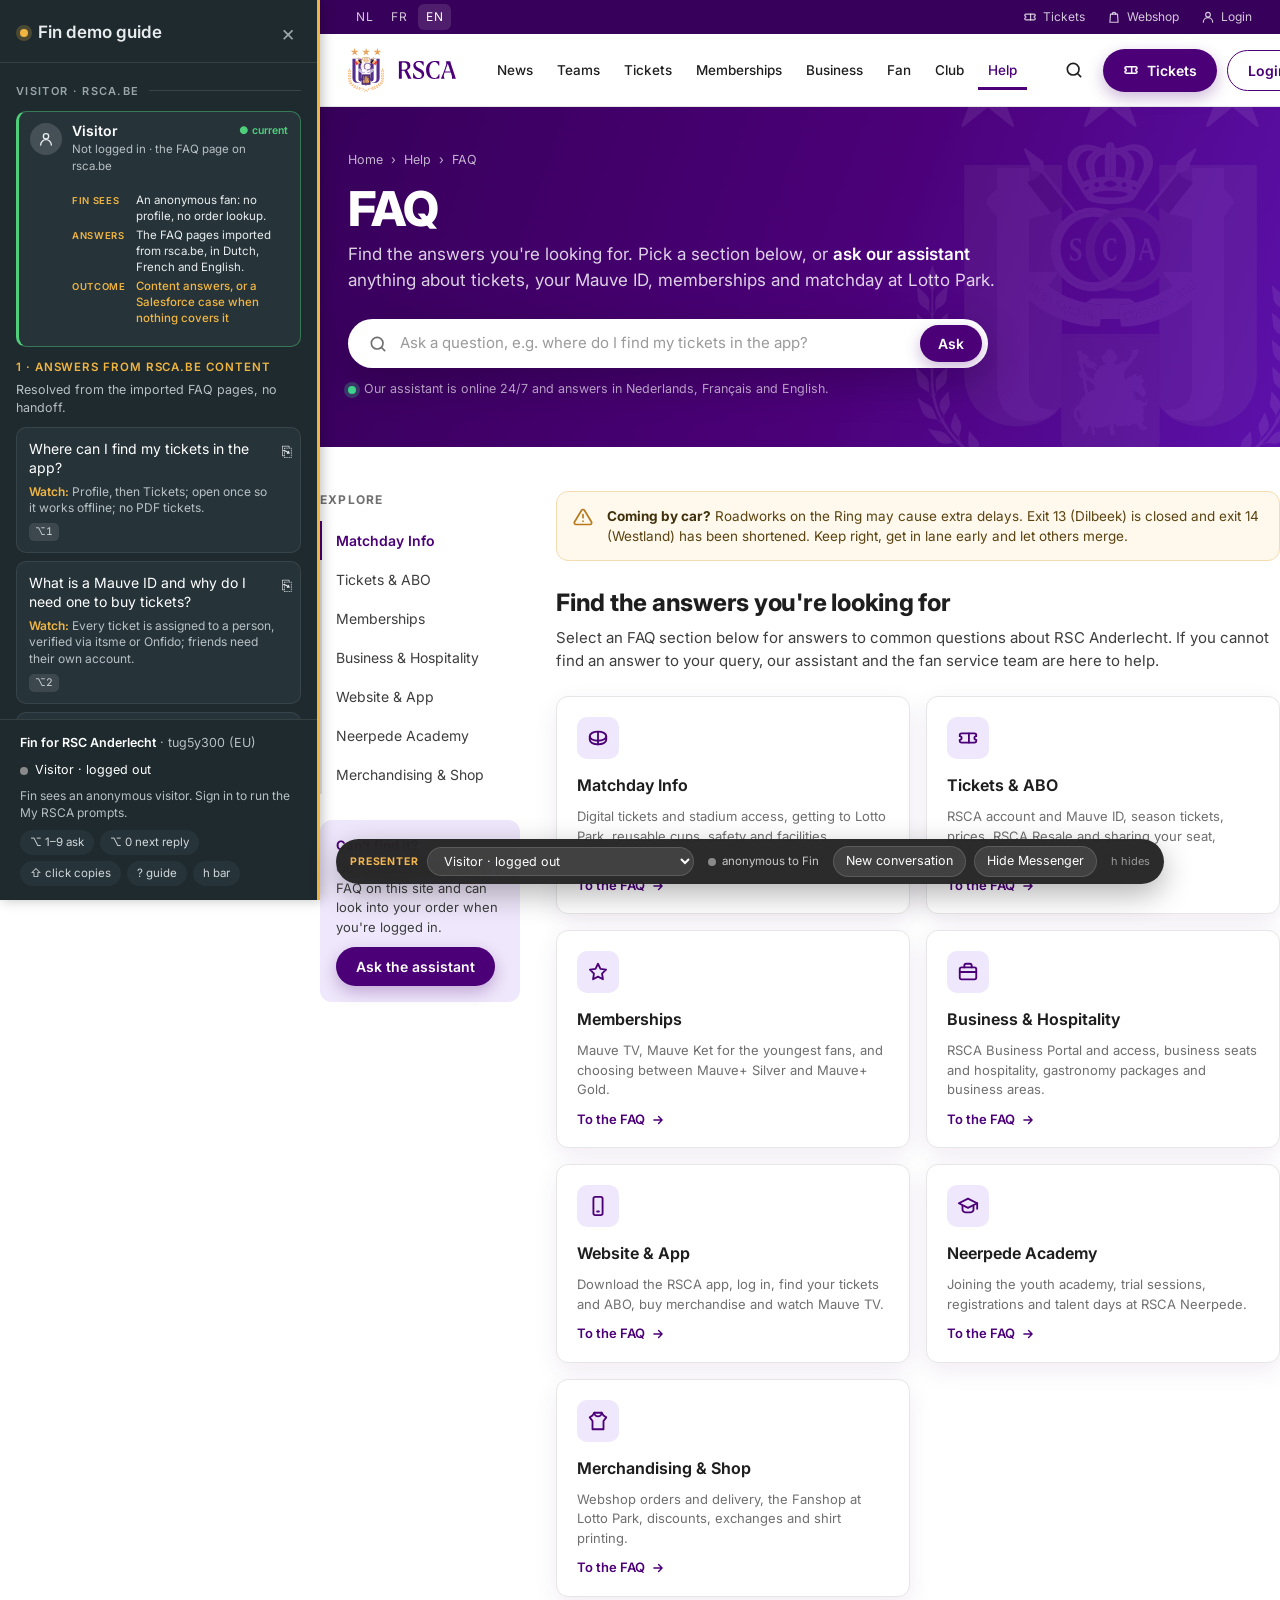
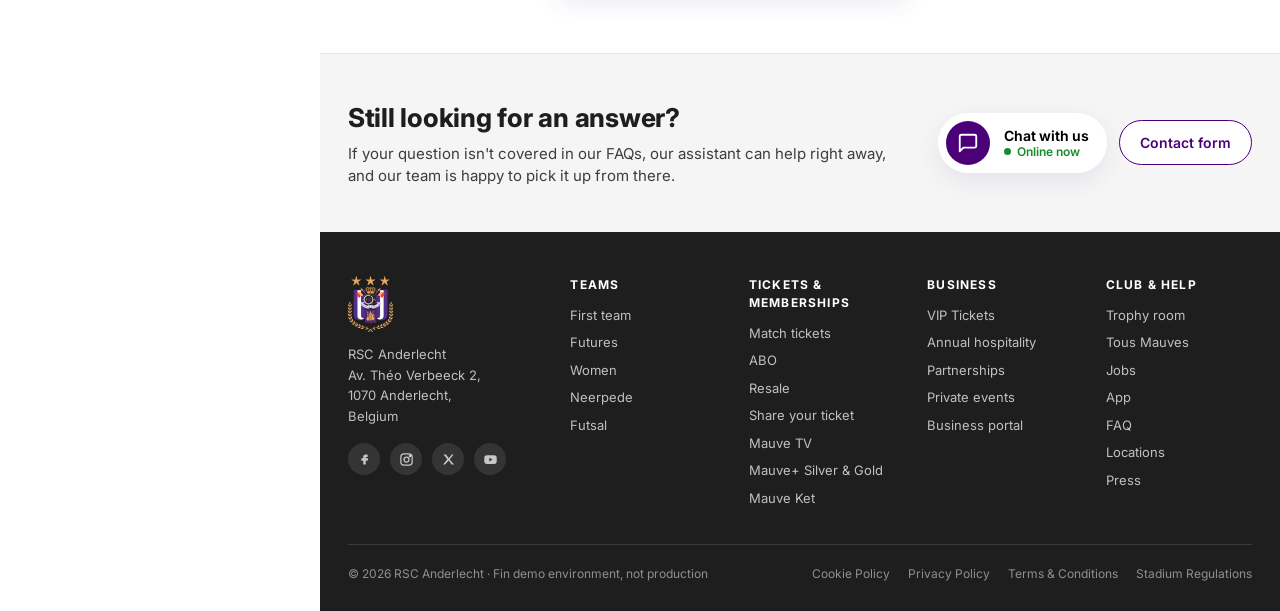
<file: index.html>
<!doctype html>
<html lang="en">
<head>
<meta charset="utf-8">
<meta name="viewport" content="width=device-width, initial-scale=1">
<title>FAQ | RSC Anderlecht</title>
<link rel="icon" href="assets/crest.svg">
<link rel="preconnect" href="https://fonts.googleapis.com">
<link rel="preconnect" href="https://fonts.gstatic.com" crossorigin>
<link href="https://fonts.googleapis.com/css2?family=Inter:wght@400;500;600;700;800&display=swap" rel="stylesheet">
<link rel="stylesheet" href="assets/rsca.css?v=20261106">
</head>
<body>

<div class="utility">
  <div class="wrap">
    <div class="langs" id="langs">
      <button type="button" data-lang="nl">nl</button>
      <button type="button" data-lang="fr">fr</button>
      <button type="button" data-lang="en" class="active">en</button>
    </div>
    <div class="links">
      <a href="#" onclick="return false"><svg viewBox="0 0 24 24" fill="none" stroke="currentColor" stroke-width="2" stroke-linecap="round" stroke-linejoin="round"><path d="M3 9a2 2 0 0 1 2-2h14a2 2 0 0 1 2 2v1a2 2 0 0 0 0 4v1a2 2 0 0 1-2 2H5a2 2 0 0 1-2-2v-1a2 2 0 0 0 0-4z"/><path d="M13 7v10"/></svg><span>Tickets</span></a>
      <a href="#" onclick="return false"><svg viewBox="0 0 24 24" fill="none" stroke="currentColor" stroke-width="2" stroke-linecap="round" stroke-linejoin="round"><path d="M6 7h12l1 14H5z"/><path d="M9 7a3 3 0 0 1 6 0"/></svg><span>Webshop</span></a>
      <a href="#" id="utility-login"><svg viewBox="0 0 24 24" fill="none" stroke="currentColor" stroke-width="2" stroke-linecap="round" stroke-linejoin="round"><circle cx="12" cy="8" r="4"/><path d="M4 21a8 8 0 0 1 16 0"/></svg><span id="utility-login-label">Login</span></a>
    </div>
  </div>
</div>

<header class="header">
  <div class="wrap">
    <a class="brand" href="index.html" aria-label="RSC Anderlecht">
      <img src="assets/crest.svg" alt="">
      <span class="wordmark" data-wordmark></span>
    </a>
    <nav class="nav" aria-label="Main">
      <a href="#" onclick="return false">News</a>
      <a href="#" onclick="return false">Teams</a>
      <a href="#" onclick="return false">Tickets</a>
      <a href="#" onclick="return false">Memberships</a>
      <a href="#" onclick="return false">Business</a>
      <a href="#" onclick="return false">Fan</a>
      <a href="#" onclick="return false">Club</a>
      <a href="#" class="active" onclick="return false">Help</a>
    </nav>
    <div class="header-actions">
      <button class="icon-btn" type="button" aria-label="Search" id="search-icon"><svg viewBox="0 0 24 24" fill="none" stroke="currentColor" stroke-width="2" stroke-linecap="round" stroke-linejoin="round"><circle cx="11" cy="11" r="7"/><path d="m20 20-3.5-3.5"/></svg></button>
      <a class="btn btn-primary" href="#" onclick="return false"><svg viewBox="0 0 24 24" fill="none" stroke="currentColor" stroke-width="2.2" stroke-linecap="round" stroke-linejoin="round"><path d="M3 9a2 2 0 0 1 2-2h14a2 2 0 0 1 2 2v1a2 2 0 0 0 0 4v1a2 2 0 0 1-2 2H5a2 2 0 0 1-2-2v-1a2 2 0 0 0 0-4z"/><path d="M13 7v10"/></svg>Tickets</a>
      <button class="btn btn-outline" type="button" id="login-btn">Login</button>
    </div>
  </div>
</header>

<section class="hero">
  <div class="wrap">
    <div class="crumbs"><a href="#" onclick="return false">Home</a><span>›</span><a href="#" onclick="return false">Help</a><span>›</span><span>FAQ</span></div>
    <h1>FAQ</h1>
    <p class="lede">Find the answers you're looking for. Pick a section below, or <b>ask our assistant</b> anything about tickets, your Mauve ID, memberships and matchday at Lotto Park.</p>
    <form class="search" id="search-form" autocomplete="off">
      <svg viewBox="0 0 24 24" fill="none" stroke="currentColor" stroke-width="2" stroke-linecap="round" stroke-linejoin="round"><circle cx="11" cy="11" r="7"/><path d="m20 20-3.5-3.5"/></svg>
      <input type="text" id="search-input" placeholder="Ask a question, e.g. where do I find my tickets in the app?" aria-label="Ask a question">
      <button class="btn btn-primary" type="submit">Ask</button>
    </form>
    <div class="hero-note"><span class="dot"></span>Our assistant is online 24/7 and answers in Nederlands, Français and English.</div>
  </div>
</section>

<main class="wrap faq-layout">
  <aside class="explore">
    <h2>Explore</h2>
    <ul>
      <li><a href="#" onclick="return false" class="active">Matchday Info</a></li>
      <li><a href="#" onclick="return false">Tickets &amp; ABO</a></li>
      <li><a href="#" onclick="return false">Memberships</a></li>
      <li><a href="#" onclick="return false">Business &amp; Hospitality</a></li>
      <li><a href="#" onclick="return false">Website &amp; App</a></li>
      <li><a href="#" onclick="return false">Neerpede Academy</a></li>
      <li><a href="#" onclick="return false">Merchandising &amp; Shop</a></li>
    </ul>
    <div class="explore-aside">
      <strong>Can't find it?</strong>
      Our assistant knows every FAQ on this site and can look into your order when you're logged in.
      <button class="btn btn-primary" type="button" data-open-messenger>Ask the assistant</button>
    </div>
  </aside>

  <div class="faq-main">
    <div class="notice">
      <svg viewBox="0 0 24 24" fill="none" stroke="currentColor" stroke-width="2" stroke-linecap="round" stroke-linejoin="round"><path d="M12 9v4"/><path d="M12 17h.01"/><path d="M10.3 3.9 1.8 18a2 2 0 0 0 1.7 3h17a2 2 0 0 0 1.7-3L13.7 3.9a2 2 0 0 0-3.4 0z"/></svg>
      <div><b>Coming by car?</b> Roadworks on the Ring may cause extra delays. Exit 13 (Dilbeek) is closed and exit 14 (Westland) has been shortened. Keep right, get in lane early and let others merge.</div>
    </div>
    <h2>Find the answers you're looking for</h2>
    <p>Select an FAQ section below for answers to common questions about RSC Anderlecht. If you cannot find an answer to your query, our assistant and the fan service team are here to help.</p>
    <div class="tiles">
      <a class="tile" style="--i:0" href="https://www.rsca.be/en/faqs/matchday-info" target="_blank" rel="noopener">
        <span class="t-icon"><svg viewBox="0 0 24 24" fill="none" stroke="currentColor" stroke-width="2" stroke-linecap="round" stroke-linejoin="round"><path d="M3 10c0-3 4-5 9-5s9 2 9 5-4 5-9 5-9-2-9-5z"/><path d="M3 10v4c0 3 4 5 9 5s9-2 9-5v-4"/><path d="M12 5v14"/></svg></span>
        <h3>Matchday Info</h3>
        <p>Digital tickets and stadium access, getting to Lotto Park, reusable cups, safety and facilities.</p>
        <span class="t-link">To the FAQ <svg viewBox="0 0 24 24" fill="none" stroke="currentColor" stroke-width="2.4" stroke-linecap="round" stroke-linejoin="round"><path d="M5 12h14M13 6l6 6-6 6"/></svg></span>
      </a>
      <a class="tile" style="--i:1" href="https://www.rsca.be/en/faqs/tickets-subscriptions" target="_blank" rel="noopener">
        <span class="t-icon"><svg viewBox="0 0 24 24" fill="none" stroke="currentColor" stroke-width="2" stroke-linecap="round" stroke-linejoin="round"><path d="M3 9a2 2 0 0 1 2-2h14a2 2 0 0 1 2 2v1a2 2 0 0 0 0 4v1a2 2 0 0 1-2 2H5a2 2 0 0 1-2-2v-1a2 2 0 0 0 0-4z"/><path d="M13 7v10"/></svg></span>
        <h3>Tickets &amp; ABO</h3>
        <p>RSCA account and Mauve ID, season tickets, prices, RSCA Resale and sharing your seat, Women, Futures and Futsal.</p>
        <span class="t-link">To the FAQ <svg viewBox="0 0 24 24" fill="none" stroke="currentColor" stroke-width="2.4" stroke-linecap="round" stroke-linejoin="round"><path d="M5 12h14M13 6l6 6-6 6"/></svg></span>
      </a>
      <a class="tile" style="--i:2" href="https://www.rsca.be/en/faqs/membership" target="_blank" rel="noopener">
        <span class="t-icon"><svg viewBox="0 0 24 24" fill="none" stroke="currentColor" stroke-width="2" stroke-linecap="round" stroke-linejoin="round"><path d="m12 3 2.7 5.6 6.1.9-4.4 4.3 1 6.1L12 17l-5.4 2.9 1-6.1L3.2 9.5l6.1-.9z"/></svg></span>
        <h3>Memberships</h3>
        <p>Mauve TV, Mauve Ket for the youngest fans, and choosing between Mauve+ Silver and Mauve+ Gold.</p>
        <span class="t-link">To the FAQ <svg viewBox="0 0 24 24" fill="none" stroke="currentColor" stroke-width="2.4" stroke-linecap="round" stroke-linejoin="round"><path d="M5 12h14M13 6l6 6-6 6"/></svg></span>
      </a>
      <a class="tile" style="--i:3" href="https://www.rsca.be/en/faqs/business-hospitality" target="_blank" rel="noopener">
        <span class="t-icon"><svg viewBox="0 0 24 24" fill="none" stroke="currentColor" stroke-width="2" stroke-linecap="round" stroke-linejoin="round"><rect x="3" y="7" width="18" height="13" rx="2"/><path d="M8 7V5a2 2 0 0 1 2-2h4a2 2 0 0 1 2 2v2"/><path d="M3 12h18"/></svg></span>
        <h3>Business &amp; Hospitality</h3>
        <p>RSCA Business Portal and access, business seats and hospitality, gastronomy packages and business areas.</p>
        <span class="t-link">To the FAQ <svg viewBox="0 0 24 24" fill="none" stroke="currentColor" stroke-width="2.4" stroke-linecap="round" stroke-linejoin="round"><path d="M5 12h14M13 6l6 6-6 6"/></svg></span>
      </a>
      <a class="tile" style="--i:4" href="https://www.rsca.be/en/faqs/website-app" target="_blank" rel="noopener">
        <span class="t-icon"><svg viewBox="0 0 24 24" fill="none" stroke="currentColor" stroke-width="2" stroke-linecap="round" stroke-linejoin="round"><rect x="7" y="2" width="10" height="20" rx="2"/><path d="M11 18h2"/></svg></span>
        <h3>Website &amp; App</h3>
        <p>Download the RSCA app, log in, find your tickets and ABO, buy merchandise and watch Mauve TV.</p>
        <span class="t-link">To the FAQ <svg viewBox="0 0 24 24" fill="none" stroke="currentColor" stroke-width="2.4" stroke-linecap="round" stroke-linejoin="round"><path d="M5 12h14M13 6l6 6-6 6"/></svg></span>
      </a>
      <a class="tile" style="--i:5" href="https://www.rsca.be/en/faqs/neerpede-academy" target="_blank" rel="noopener">
        <span class="t-icon"><svg viewBox="0 0 24 24" fill="none" stroke="currentColor" stroke-width="2" stroke-linecap="round" stroke-linejoin="round"><path d="m2 9 10-5 10 5-10 5z"/><path d="M6 11.5V16c0 1.7 2.7 3 6 3s6-1.3 6-3v-4.5"/><path d="M22 9v6"/></svg></span>
        <h3>Neerpede Academy</h3>
        <p>Joining the youth academy, trial sessions, registrations and talent days at RSCA Neerpede.</p>
        <span class="t-link">To the FAQ <svg viewBox="0 0 24 24" fill="none" stroke="currentColor" stroke-width="2.4" stroke-linecap="round" stroke-linejoin="round"><path d="M5 12h14M13 6l6 6-6 6"/></svg></span>
      </a>
      <a class="tile" style="--i:6" href="https://www.rsca.be/en/faqs/merchandising-shop" target="_blank" rel="noopener">
        <span class="t-icon"><svg viewBox="0 0 24 24" fill="none" stroke="currentColor" stroke-width="2" stroke-linecap="round" stroke-linejoin="round"><path d="M8 3h8l2 3 3 2-3 4v9H6v-9L3 8l3-2z"/><path d="M8 3a4 4 0 0 0 8 0"/></svg></span>
        <h3>Merchandising &amp; Shop</h3>
        <p>Webshop orders and delivery, the Fanshop at Lotto Park, discounts, exchanges and shirt printing.</p>
        <span class="t-link">To the FAQ <svg viewBox="0 0 24 24" fill="none" stroke="currentColor" stroke-width="2.4" stroke-linecap="round" stroke-linejoin="round"><path d="M5 12h14M13 6l6 6-6 6"/></svg></span>
      </a>
    </div>
  </div>
</main>

<section class="contact-band">
  <div class="wrap">
    <div>
      <h2>Still looking for an answer?</h2>
      <p>If your question isn't covered in our FAQs, our assistant can help right away, and our team is happy to pick it up from there.</p>
    </div>
    <div class="actions">
      <button class="contact-card" type="button" data-open-messenger>
        <span class="cc-icon"><svg viewBox="0 0 24 24" fill="none" stroke="currentColor" stroke-width="2" stroke-linecap="round" stroke-linejoin="round"><path d="M21 15a2 2 0 0 1-2 2H7l-4 4V5a2 2 0 0 1 2-2h14a2 2 0 0 1 2 2z"/></svg></span>
        <span><span class="cc-title">Chat with us</span><span class="cc-sub">Online now</span></span>
      </button>
      <a class="btn btn-outline" href="https://www.rsca.be/en/help/contact" target="_blank" rel="noopener">Contact form</a>
    </div>
  </div>
</section>

<footer class="footer">
  <div class="wrap">
    <div class="footer-top">
      <div class="addr">
        <img src="assets/crest.svg" alt="RSC Anderlecht">
        RSC Anderlecht<br>Av. Théo Verbeeck 2,<br>1070 Anderlecht,<br>Belgium
        <div class="social" aria-hidden="true">
          <span><svg viewBox="0 0 24 24" fill="currentColor"><path d="M14 8h3V4h-3c-2.8 0-4 1.8-4 4v2H7v4h3v6h4v-6h3l1-4h-4V8.5c0-.3.2-.5.5-.5z"/></svg></span>
          <span><svg viewBox="0 0 24 24" fill="none" stroke="currentColor" stroke-width="2"><rect x="3" y="3" width="18" height="18" rx="5"/><circle cx="12" cy="12" r="4"/><circle cx="17.5" cy="6.5" r="1" fill="currentColor"/></svg></span>
          <span><svg viewBox="0 0 24 24" fill="currentColor"><path d="M4 4h4l4.5 6L17 4h3l-6.2 8L21 20h-4l-4.8-6.4L6.5 20h-3l6.6-8.6z"/></svg></span>
          <span><svg viewBox="0 0 24 24" fill="currentColor"><path d="M21.6 7.2c-.2-.9-.9-1.6-1.8-1.8C18.2 5 12 5 12 5s-6.2 0-7.8.4c-.9.2-1.6.9-1.8 1.8C2 8.8 2 12 2 12s0 3.2.4 4.8c.2.9.9 1.6 1.8 1.8C5.8 19 12 19 12 19s6.2 0 7.8-.4c.9-.2 1.6-.9 1.8-1.8.4-1.6.4-4.8.4-4.8s0-3.2-.4-4.8zM10 15V9l5.2 3z"/></svg></span>
        </div>
      </div>
      <div><h4>Teams</h4><ul><li><a href="#" onclick="return false">First team</a></li><li><a href="#" onclick="return false">Futures</a></li><li><a href="#" onclick="return false">Women</a></li><li><a href="#" onclick="return false">Neerpede</a></li><li><a href="#" onclick="return false">Futsal</a></li></ul></div>
      <div><h4>Tickets &amp; Memberships</h4><ul><li><a href="#" onclick="return false">Match tickets</a></li><li><a href="#" onclick="return false">ABO</a></li><li><a href="#" onclick="return false">Resale</a></li><li><a href="#" onclick="return false">Share your ticket</a></li><li><a href="#" onclick="return false">Mauve TV</a></li><li><a href="#" onclick="return false">Mauve+ Silver &amp; Gold</a></li><li><a href="#" onclick="return false">Mauve Ket</a></li></ul></div>
      <div><h4>Business</h4><ul><li><a href="#" onclick="return false">VIP Tickets</a></li><li><a href="#" onclick="return false">Annual hospitality</a></li><li><a href="#" onclick="return false">Partnerships</a></li><li><a href="#" onclick="return false">Private events</a></li><li><a href="#" onclick="return false">Business portal</a></li></ul></div>
      <div><h4>Club &amp; Help</h4><ul><li><a href="#" onclick="return false">Trophy room</a></li><li><a href="#" onclick="return false">Tous Mauves</a></li><li><a href="#" onclick="return false">Jobs</a></li><li><a href="#" onclick="return false">App</a></li><li><a href="#" onclick="return false">FAQ</a></li><li><a href="#" onclick="return false">Locations</a></li><li><a href="#" onclick="return false">Press</a></li></ul></div>
    </div>
    <div class="footer-bottom">
      <span>© 2026 RSC Anderlecht · Fin demo environment, not production</span>
      <span class="legal"><a href="#" onclick="return false">Cookie Policy</a><a href="#" onclick="return false">Privacy Policy</a><a href="#" onclick="return false">Terms &amp; Conditions</a><a href="#" onclick="return false">Stadium Regulations</a></span>
    </div>
  </div>
</footer>

<div class="modal" id="signin-modal" role="dialog" aria-modal="true" aria-labelledby="signin-title">
  <div class="modal-dialog">
    <div class="m-head"><img src="assets/crest.svg" alt=""><h2 id="signin-title">Log in to My RSCA</h2></div>
    <p>Choose a demo fan to continue. Each one has a different ticket story for the assistant to resolve.</p>
    <div class="persona-list" id="persona-list"></div>
    <div class="modal-foot">
      <span>Real fans log in with their RSCA account via itsme.</span>
      <button class="btn btn-ghost" id="modal-close" type="button">Cancel</button>
    </div>
  </div>
</div>

<script src="persona_jwt.js"></script>
<script src="assets/app.js?v=20261106"></script>
<script src="assets/help-drawer.js?v=20261106"></script>
<script>
(function () {
  var rsca = window.rscaDemo;
  var esc = rsca.esc;

  fetch('assets/wordmark.svg').then(function (r) { return r.text(); }).then(function (svg) {
    document.querySelectorAll('[data-wordmark]').forEach(function (el) { el.innerHTML = svg; });
  }).catch(function () {});

  var list = document.getElementById('persona-list');
  Object.keys(rsca.PERSONAS).forEach(function (key) {
    var p = rsca.PERSONAS[key];
    list.insertAdjacentHTML('beforeend',
      '<button class="persona-btn" type="button" data-persona="' + key + '">' +
        '<span class="avatar">' + esc(p.initials) + '</span>' +
        '<span><span class="p-name">' + esc(p.name) + '</span>' +
        '<span class="p-sub">Mauve ID ' + esc(p.mauve_id) + ' · ' + esc(p.membership.name) + '</span>' +
        '<span class="p-story">' + esc(p.story) + '</span></span>' +
        '<span class="chev">&rsaquo;</span></button>');
  });

  var modal = document.getElementById('signin-modal');
  function openModal() { modal.classList.add('open'); }
  function closeModal() { modal.classList.remove('open'); localStorage.removeItem('rsca_pending_prompt'); }
  document.getElementById('login-btn').addEventListener('click', openModal);
  document.getElementById('utility-login').addEventListener('click', function (e) { e.preventDefault(); openModal(); });
  document.getElementById('modal-close').addEventListener('click', closeModal);
  modal.addEventListener('click', function (e) { if (e.target === modal) closeModal(); });
  document.addEventListener('keydown', function (e) { if (e.key === 'Escape') closeModal(); });
  list.addEventListener('click', function (e) {
    var b = e.target.closest('.persona-btn');
    if (b) rsca.signIn(b.dataset.persona);
  });

  var stored = rsca.currentPersona();
  if (stored) {
    var p = rsca.PERSONAS[stored];
    document.getElementById('utility-login-label').textContent = 'My RSCA · ' + p.name.split(' ')[0];
    document.getElementById('utility-login').onclick = function (e) { e.preventDefault(); location.href = 'account.html?intercomTest=true'; };
    var loginBtn = document.getElementById('login-btn');
    loginBtn.textContent = 'My RSCA';
    loginBtn.onclick = function () { location.href = 'account.html?intercomTest=true'; };
  }

  document.querySelectorAll('[data-open-messenger]').forEach(function (b) { b.addEventListener('click', rsca.show); });
  document.getElementById('search-icon').addEventListener('click', function () { document.getElementById('search-input').focus(); });
  document.getElementById('search-form').addEventListener('submit', function (e) {
    e.preventDefault();
    var q = document.getElementById('search-input').value.trim();
    if (!q) { rsca.show(); return; }
    rsca.say(q);
    document.getElementById('search-input').value = '';
  });
  document.getElementById('langs').addEventListener('click', function (e) {
    var b = e.target.closest('button'); if (!b) return;
    document.querySelectorAll('#langs button').forEach(function (x) { x.classList.toggle('active', x === b); });
  });
})();
</script>
</body>
</html>
</file>
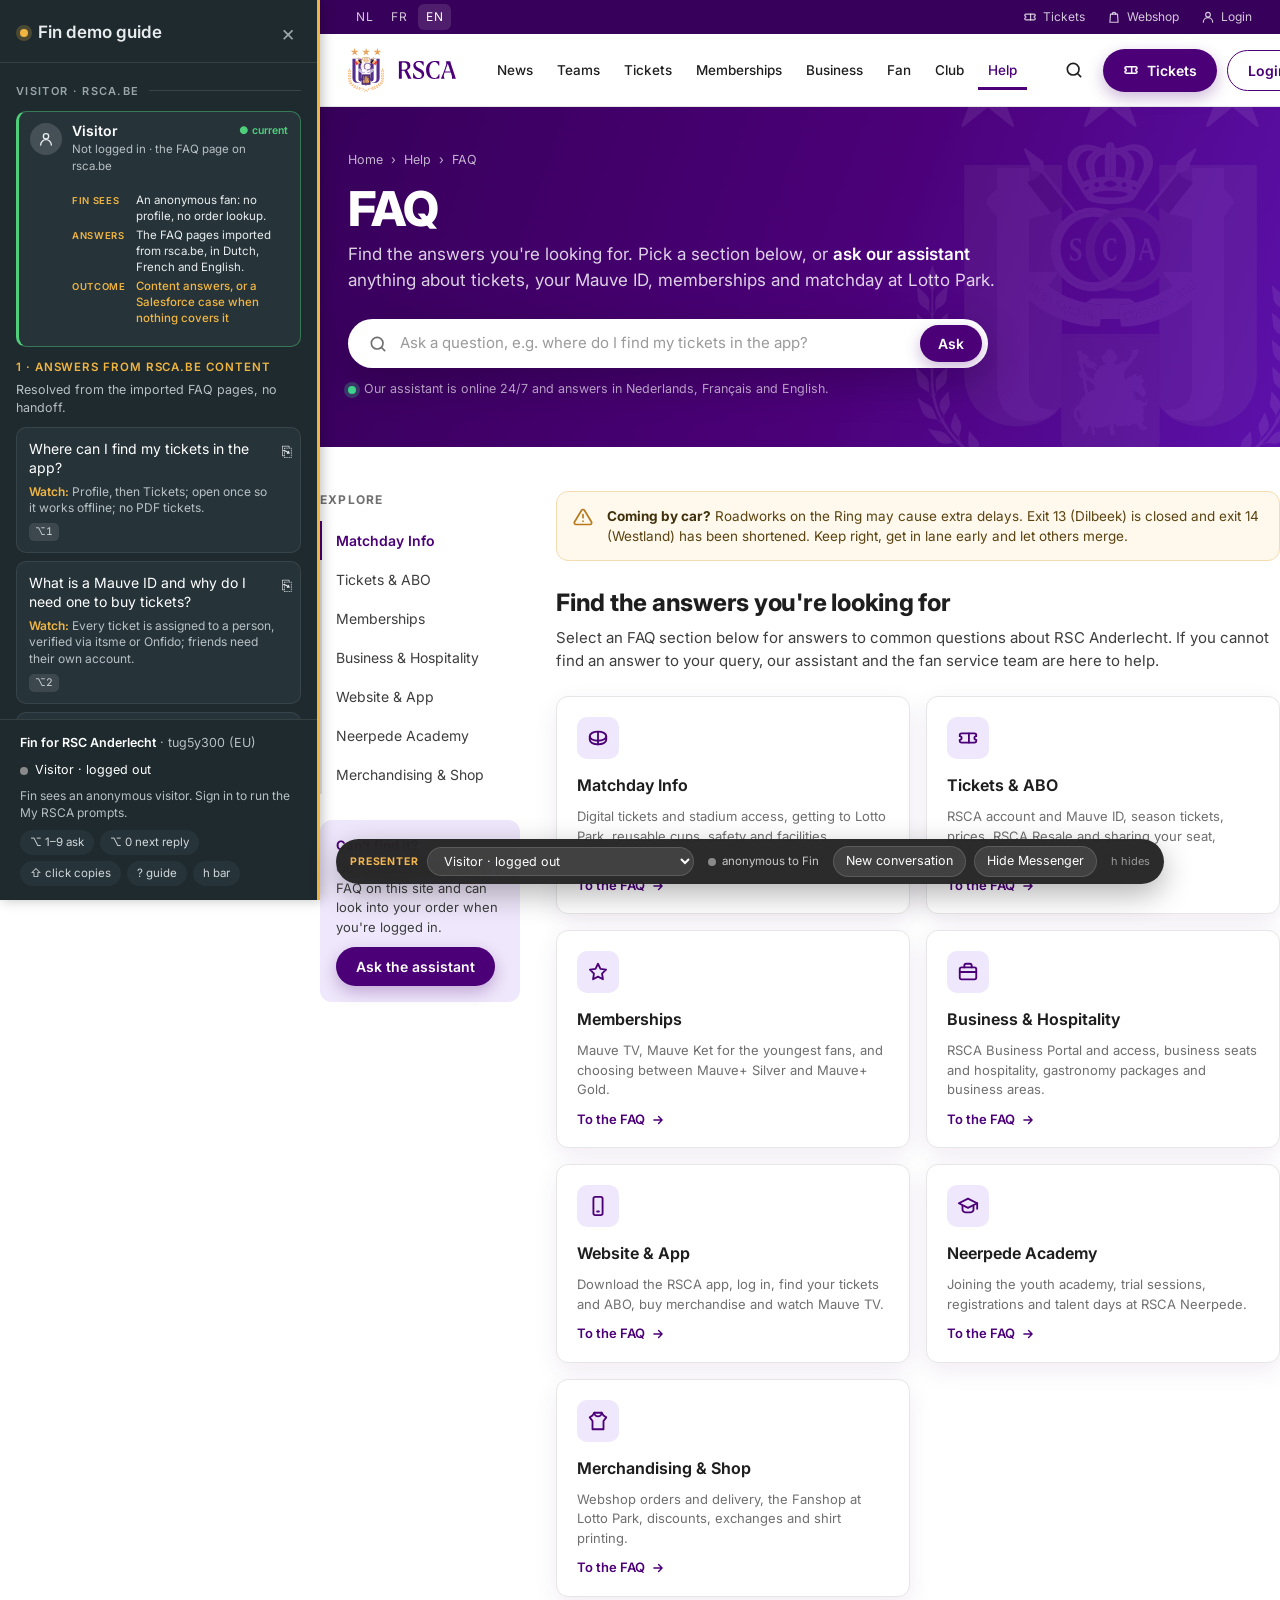
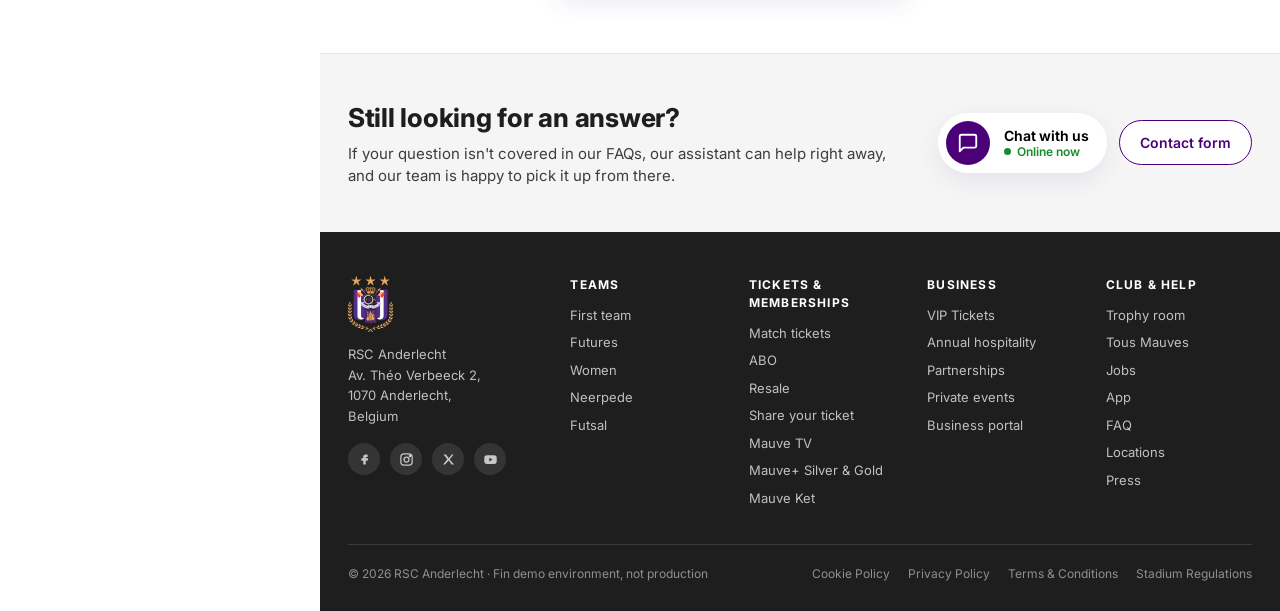
<file: account.html>
<!doctype html>
<html lang="en">
<head>
<meta charset="utf-8">
<meta name="viewport" content="width=device-width, initial-scale=1">
<title>My RSCA | RSC Anderlecht</title>
<link rel="icon" href="assets/crest.svg">
<link rel="preconnect" href="https://fonts.googleapis.com">
<link rel="preconnect" href="https://fonts.gstatic.com" crossorigin>
<link href="https://fonts.googleapis.com/css2?family=Inter:wght@400;500;600;700;800&display=swap" rel="stylesheet">
<link rel="stylesheet" href="assets/rsca.css?v=20261106">
</head>
<body>

<div class="utility">
  <div class="wrap">
    <div class="langs" id="langs">
      <button type="button" data-lang="nl">nl</button>
      <button type="button" data-lang="fr">fr</button>
      <button type="button" data-lang="en" class="active">en</button>
    </div>
    <div class="links">
      <a href="#" onclick="return false"><svg viewBox="0 0 24 24" fill="none" stroke="currentColor" stroke-width="2" stroke-linecap="round" stroke-linejoin="round"><path d="M3 9a2 2 0 0 1 2-2h14a2 2 0 0 1 2 2v1a2 2 0 0 0 0 4v1a2 2 0 0 1-2 2H5a2 2 0 0 1-2-2v-1a2 2 0 0 0 0-4z"/><path d="M13 7v10"/></svg><span>Tickets</span></a>
      <a href="#" onclick="return false"><svg viewBox="0 0 24 24" fill="none" stroke="currentColor" stroke-width="2" stroke-linecap="round" stroke-linejoin="round"><path d="M6 7h12l1 14H5z"/><path d="M9 7a3 3 0 0 1 6 0"/></svg><span>Webshop</span></a>
      <a href="#" id="utility-logout"><svg viewBox="0 0 24 24" fill="none" stroke="currentColor" stroke-width="2" stroke-linecap="round" stroke-linejoin="round"><path d="M9 21H5a2 2 0 0 1-2-2V5a2 2 0 0 1 2-2h4"/><path d="m16 17 5-5-5-5"/><path d="M21 12H9"/></svg><span>Log out</span></a>
    </div>
  </div>
</div>

<header class="header">
  <div class="wrap">
    <a class="brand" href="index.html" aria-label="RSC Anderlecht">
      <img src="assets/crest.svg" alt="">
      <span class="wordmark" data-wordmark></span>
    </a>
    <nav class="nav" aria-label="Main">
      <a href="#" onclick="return false">News</a>
      <a href="#" onclick="return false">Teams</a>
      <a href="#" onclick="return false">Tickets</a>
      <a href="#" onclick="return false">Memberships</a>
      <a href="#" onclick="return false">Business</a>
      <a href="#" onclick="return false">Fan</a>
      <a href="#" onclick="return false">Club</a>
      <a href="index.html">Help</a>
    </nav>
    <div class="header-actions">
      <div class="user-chip"><span class="avatar" id="chip-initials"></span><span><span class="u-name" id="chip-name"></span><br><span class="u-sub" id="chip-sub"></span></span></div>
      <button class="btn btn-ghost" type="button" id="logout-btn">Log out</button>
    </div>
  </div>
</header>

<section class="account-hero">
  <div class="wrap">
    <span class="avatar" id="hero-initials"></span>
    <div>
      <h1 id="hero-title"></h1>
      <div class="meta" id="hero-meta"></div>
    </div>
    <div class="hero-actions">
      <button class="btn btn-light" type="button" data-open-messenger><svg viewBox="0 0 24 24" fill="none" stroke="currentColor" stroke-width="2.2" stroke-linecap="round" stroke-linejoin="round"><path d="M21 15a2 2 0 0 1-2 2H7l-4 4V5a2 2 0 0 1 2-2h14a2 2 0 0 1 2 2z"/></svg>Ask the assistant</button>
    </div>
  </div>
</section>

<main class="wrap account-layout">
  <aside class="subnav" aria-label="My RSCA">
    <ul id="subnav"></ul>
  </aside>
  <div class="stack" id="content"></div>
</main>

<footer class="footer">
  <div class="wrap">
    <div class="footer-bottom" style="margin-top:0;padding-top:0;border:0">
      <span>© 2026 RSC Anderlecht · Fin demo environment, not production</span>
      <span class="legal"><a href="#" onclick="return false">Cookie Policy</a><a href="#" onclick="return false">Privacy Policy</a><a href="#" onclick="return false">Terms &amp; Conditions</a><a href="#" onclick="return false">Stadium Regulations</a></span>
    </div>
  </div>
</footer>

<script src="persona_jwt.js"></script>
<script src="assets/app.js?v=20261106"></script>
<script src="assets/help-drawer.js?v=20261106"></script>
<script>
(function () {
  var rsca = window.rscaDemo;
  if (!rsca) return;
  var key = rsca.currentPersona();
  if (!key) return;
  var me = rsca.PERSONAS[key];
  var esc = rsca.esc, longDate = rsca.longDate, euro = rsca.euro, timeOf = rsca.timeOf;
  var M = rsca.MATCH;

  fetch('assets/wordmark.svg').then(function (r) { return r.text(); }).then(function (svg) {
    document.querySelectorAll('[data-wordmark]').forEach(function (el) { el.innerHTML = svg; });
  }).catch(function () {});

  var ICON = {
    check: '<svg viewBox="0 0 24 24" fill="none" stroke="currentColor" stroke-width="2.4" stroke-linecap="round" stroke-linejoin="round"><path d="M12 2 4 5v6c0 5 3.4 9.4 8 11 4.6-1.6 8-6 8-11V5z"/><path d="m9 12 2 2 4-4"/></svg>',
    alert: '<svg viewBox="0 0 24 24" fill="none" stroke="currentColor" stroke-width="2" stroke-linecap="round" stroke-linejoin="round"><circle cx="12" cy="12" r="9"/><path d="M12 8v4"/><path d="M12 16h.01"/></svg>',
    ok: '<svg viewBox="0 0 24 24" fill="none" stroke="currentColor" stroke-width="2" stroke-linecap="round" stroke-linejoin="round"><circle cx="12" cy="12" r="9"/><path d="m8.5 12 2.5 2.5 4.5-5"/></svg>',
    ticket: '<svg viewBox="0 0 24 24" fill="none" stroke="currentColor" stroke-width="2" stroke-linecap="round" stroke-linejoin="round"><path d="M3 9a2 2 0 0 1 2-2h14a2 2 0 0 1 2 2v1a2 2 0 0 0 0 4v1a2 2 0 0 1-2 2H5a2 2 0 0 1-2-2v-1a2 2 0 0 0 0-4z"/><path d="M13 7v10"/></svg>',
    user: '<svg viewBox="0 0 24 24" fill="none" stroke="currentColor" stroke-width="2" stroke-linecap="round" stroke-linejoin="round"><circle cx="12" cy="8" r="4"/><path d="M4 21a8 8 0 0 1 16 0"/></svg>',
    card: '<svg viewBox="0 0 24 24" fill="none" stroke="currentColor" stroke-width="2" stroke-linecap="round" stroke-linejoin="round"><rect x="2" y="5" width="20" height="14" rx="2"/><path d="M2 10h20"/></svg>',
    star: '<svg viewBox="0 0 24 24" fill="none" stroke="currentColor" stroke-width="2" stroke-linecap="round" stroke-linejoin="round"><path d="m12 3 2.7 5.6 6.1.9-4.4 4.3 1 6.1L12 17l-5.4 2.9 1-6.1L3.2 9.5l6.1-.9z"/></svg>',
    list: '<svg viewBox="0 0 24 24" fill="none" stroke="currentColor" stroke-width="2" stroke-linecap="round" stroke-linejoin="round"><path d="M8 6h13M8 12h13M8 18h13"/><path d="M3 6h.01M3 12h.01M3 18h.01"/></svg>',
    users: '<svg viewBox="0 0 24 24" fill="none" stroke="currentColor" stroke-width="2" stroke-linecap="round" stroke-linejoin="round"><circle cx="9" cy="8" r="3.5"/><path d="M2 20a7 7 0 0 1 14 0"/><circle cx="17" cy="9" r="2.5"/><path d="M16 15.5a5 5 0 0 1 6 4.5"/></svg>',
    gift: '<svg viewBox="0 0 24 24" fill="none" stroke="currentColor" stroke-width="2" stroke-linecap="round" stroke-linejoin="round"><rect x="3" y="8" width="18" height="5" rx="1"/><path d="M5 13v8h14v-8"/><path d="M12 8v13"/><path d="M12 8a3 3 0 1 0-3-3c0 2 3 3 3 3zm0 0a3 3 0 1 1 3-3c0 2-3 3-3 3z"/></svg>',
    cog: '<svg viewBox="0 0 24 24" fill="none" stroke="currentColor" stroke-width="2" stroke-linecap="round" stroke-linejoin="round"><circle cx="12" cy="12" r="3"/><path d="M19.4 15a1.7 1.7 0 0 0 .3 1.8l.1.1a2 2 0 1 1-2.8 2.8l-.1-.1a1.7 1.7 0 0 0-1.8-.3 1.7 1.7 0 0 0-1 1.5V21a2 2 0 1 1-4 0v-.1a1.7 1.7 0 0 0-1.1-1.5 1.7 1.7 0 0 0-1.8.3l-.1.1a2 2 0 1 1-2.8-2.8l.1-.1a1.7 1.7 0 0 0 .3-1.8 1.7 1.7 0 0 0-1.5-1H3a2 2 0 1 1 0-4h.1a1.7 1.7 0 0 0 1.5-1.1 1.7 1.7 0 0 0-.3-1.8l-.1-.1a2 2 0 1 1 2.8-2.8l.1.1a1.7 1.7 0 0 0 1.8.3H9a1.7 1.7 0 0 0 1-1.5V3a2 2 0 1 1 4 0v.1a1.7 1.7 0 0 0 1 1.5 1.7 1.7 0 0 0 1.8-.3l.1-.1a2 2 0 1 1 2.8 2.8l-.1.1a1.7 1.7 0 0 0-.3 1.8V9a1.7 1.7 0 0 0 1.5 1H21a2 2 0 1 1 0 4h-.1a1.7 1.7 0 0 0-1.5 1z"/></svg>',
    share: '<svg viewBox="0 0 24 24" fill="none" stroke="currentColor" stroke-width="2" stroke-linecap="round" stroke-linejoin="round"><circle cx="18" cy="5" r="3"/><circle cx="6" cy="12" r="3"/><circle cx="18" cy="19" r="3"/><path d="m8.6 13.5 6.8 4M15.4 6.5l-6.8 4"/></svg>',
    tag: '<svg viewBox="0 0 24 24" fill="none" stroke="currentColor" stroke-width="2" stroke-linecap="round" stroke-linejoin="round"><path d="M20.6 13.4 13.4 20.6a2 2 0 0 1-2.8 0L3 13V3h10l7.6 7.6a2 2 0 0 1 0 2.8z"/><path d="M7 7h.01"/></svg>',
    chat: '<svg viewBox="0 0 24 24" fill="none" stroke="currentColor" stroke-width="2" stroke-linecap="round" stroke-linejoin="round"><path d="M21 15a2 2 0 0 1-2 2H7l-4 4V5a2 2 0 0 1 2-2h14a2 2 0 0 1 2 2z"/></svg>'
  };
  var STATUS = { completed: ['Completed', 'chip-ok'], failed: ['Payment received, tickets not issued', 'chip-bad'], cancelled: ['Cancelled, hold released', 'chip-warn'] };
  var FIRST = me.name.split(' ')[0];
  var upcoming = me.orders.filter(function (o) { return o.match_date === M.date; });
  var tickets = [].concat.apply([], upcoming.map(function (o) { return o.tickets; }));
  var mine = tickets.filter(function (t) { return t.mauve_id === me.mauve_id; });
  var issue = me.orders.filter(function (o) { return o.issue; })[0];
  var chip = function (s) { var v = STATUS[s] || [s, 'chip-grey']; return '<span class="chip ' + v[1] + '">' + esc(v[0]) + '</span>'; };

  document.getElementById('chip-initials').textContent = me.initials;
  document.getElementById('chip-name').textContent = me.name;
  document.getElementById('chip-sub').textContent = 'Mauve ID ' + me.mauve_id;
  document.getElementById('hero-initials').textContent = me.initials;
  var hour = new Date().getHours();
  document.getElementById('hero-title').textContent = (hour < 12 ? 'Good morning, ' : hour < 18 ? 'Good afternoon, ' : 'Good evening, ') + FIRST;
  document.getElementById('hero-meta').innerHTML =
    '<span class="badge">' + ICON.tag + 'Mauve ID ' + esc(me.mauve_id) + '</span>' +
    '<span class="badge">' + ICON.check + 'Verified via ' + esc(me.verified) + '</span>' +
    '<span class="badge gold">' + ICON.star + esc(me.membership.name) + '</span>' +
    '<span class="badge">Fan since ' + esc(me.since) + '</span>';

  document.getElementById('subnav').innerHTML = [
    ['Overview', ICON.user, '', true], ['Tickets', ICON.ticket, mine.length ? '<span class="count">' + mine.length + '</span>' : ''],
    ['Abo', ICON.card, ''], ['Memberships', ICON.star, ''], ['Orders', ICON.list, issue ? '<span class="count warn">1</span>' : ''],
    ['Friends &amp; Family', ICON.users, me.friends.length ? '<span class="count">' + me.friends.length + '</span>' : ''], ['Vouchers', ICON.gift, ''], ['Settings', ICON.cog, '']
  ].map(function (r) { return '<li><a href="#" onclick="return false"' + (r[3] ? ' class="active"' : '') + '>' + r[1] + r[0] + r[2] + '</a></li>'; }).join('');

  var html = '';
  if (issue && issue.issue === 'payment_captured_tickets_not_issued') {
    html += '<div class="alert bad" style="--i:0">' + ICON.alert + '<div class="a-body"><b>We received your payment, but your tickets haven\'t been issued</b>' +
      '<p>Order ' + esc(issue.txn) + ' for ' + esc(issue.match) + ' (' + esc(euro(issue.amount)) + ') didn\'t complete on the ticketing side. Ask the assistant and we\'ll look into it straight away.</p></div>' +
      '<button class="btn btn-primary" type="button" data-say="I paid for two tickets for the Club Brugge match but they are not in my app.">Ask about this order</button></div>';
  } else if (issue && issue.issue === 'payment_not_captured') {
    html += '<div class="alert warn" style="--i:0">' + ICON.alert + '<div class="a-body"><b>Your order ' + esc(issue.txn) + ' didn\'t complete</b>' +
      '<p>The purchase timed out before payment was captured. No tickets were issued and any amount shown on your card is a temporary hold. Seats for ' + esc(M.away) + ' may still be available.</p></div>' +
      '<button class="btn btn-primary" type="button" data-say="My card was charged €37 but the purchase failed and I have no tickets.">Ask about this order</button></div>';
  } else if (mine.length) {
    var other = tickets.filter(function (t) { return t.mauve_id !== me.mauve_id; });
    html += '<div class="alert ok" style="--i:0">' + ICON.ok + '<div class="a-body"><b>Your ticket' + (mine.length > 1 ? 's are' : ' is') + ' ready for ' + esc(M.home) + ' vs ' + esc(M.away) + '</b>' +
      '<p>Open it once in the RSCA app before you travel so it works offline.' + (other.length ? ' The seat assigned to ' + esc(other[0].name) + ' only appears in their own app.' : '') + '</p></div>' +
      '<button class="btn btn-primary" type="button" data-say="I bought two tickets for Club Brugge but I only see one in my app.">Ask the assistant</button></div>';
  }

  var d = M.date.slice(0, 10).split('-');
  var ticketRows = tickets.map(function (t) {
    var own = t.mauve_id === me.mauve_id;
    return '<div class="ticket' + (own ? '' : ' dim') + '"><span class="tk-icon">' + ICON.ticket + '</span>' +
      '<span><span class="tk-seat">' + esc(t.seat) + '</span><span class="tk-sub">Assigned to ' + esc(t.name) + ' · Mauve ID ' + esc(t.mauve_id) + '</span></span>' +
      (own ? '<span class="chip chip-ok">In your app</span>' : '<span class="chip chip-grey">In ' + esc(t.name.split(' ')[0]) + '\'s app</span>') + '</div>';
  }).join('');
  html += '<section class="card" style="--i:1"><div class="card-head"><h2>Next match</h2><span class="card-meta">Tickets are digital only and appear under Profile, then Tickets in the app</span></div>' +
    '<div class="match"><div class="m-date"><b>' + esc(+d[2]) + '</b><span>' + esc(longDate(M.date).split(' ')[1].slice(0, 3)) + '</span></div>' +
    '<div><div class="m-comp">' + esc(M.competition) + '</div><div class="m-teams">' + esc(M.home) + ' vs ' + esc(M.away) + '</div><div class="m-meta">' + esc(longDate(M.date)) + ' · ' + esc(timeOf(M.date)) + ' · ' + esc(M.venue) + '</div></div>' +
    '<a class="btn btn-light" href="#" onclick="return false">Matchday info</a></div>' +
    (tickets.length ? '<div class="ticket-list">' + ticketRows + '</div>' :
      '<div class="empty"><b>No tickets issued for this match</b>' + (issue ? 'Order ' + esc(issue.txn) + ' is ' + esc(STATUS[issue.status][0].toLowerCase()) + '.' : 'Tickets you buy or receive appear here.') + '</div>') +
    '</section>';

  var orderRows = me.orders.map(function (o) {
    return '<tr' + (o.issue ? ' class="attention"' : '') + '><td class="mono">' + esc(o.txn) + '<span class="sub">' + esc(longDate(o.at)) + ' · ' + esc(timeOf(o.at)) + '</span></td>' +
      '<td>' + esc(o.match) + '<span class="sub">' + esc(longDate(o.match_date)) + ' · ' + esc(M.venue) + '</span></td>' +
      '<td class="num">' + esc(euro(o.amount)) + '<span class="sub">' + (o.payment === 'captured' ? 'Paid' : 'Hold only') + '</span></td><td>' + chip(o.status) + '</td></tr>';
  }).join('');
  html += '<section class="card" style="--i:2"><div class="card-head"><h2>Orders</h2><a class="card-link" href="#" onclick="return false">Order history</a></div>' +
    '<table><thead><tr><th>Transaction</th><th>Match</th><th class="num">Amount</th><th>Status</th></tr></thead><tbody>' + orderRows + '</tbody></table></section>';

  html += '<div class="two-col">' +
    '<section class="card member-card" style="--i:3"><div class="mc-tier">' + esc(me.membership.tier) + '</div><div class="mc-name">' + esc(me.membership.name) + '</div>' +
    '<ul>' + me.membership.benefits.map(function (b) { return '<li>' + esc(b) + '</li>'; }).join('') + '</ul>' +
    '<div class="kv" style="margin-top:12px"><span class="k">Renews</span><span class="v">' + esc(longDate(me.membership.renews)) + '</span></div></section>' +
    '<section class="card" style="--i:4"><div class="card-head"><h2>Friends &amp; Family</h2><a class="card-link" href="#" onclick="return false">Add a Mauve ID</a></div>' +
    (me.friends.length ? me.friends.map(function (f) { return '<div class="friend"><span class="avatar">' + esc(f.initials) + '</span><span><div>' + esc(f.name) + '</div><div class="f-sub">Mauve ID ' + esc(f.mauve_id) + ' · linked</div></span></div>'; }).join('') :
      '<div class="empty" style="margin-top:0"><b>No linked accounts yet</b>Link a friend\'s Mauve ID to buy tickets for each other.</div>') +
    '</section></div>';

  html += '<section class="card" style="--i:5"><div class="card-head"><h2>Quick actions</h2></div><div class="quick">' +
    '<button type="button" onclick="return false">' + ICON.share + 'Share your seat<span>Transfer a ticket to a friend</span></button>' +
    '<button type="button" onclick="return false">' + ICON.tag + 'RSCA Resale<span>Sell your seat when the match is sold out</span></button>' +
    '<button type="button" data-open-messenger>' + ICON.chat + 'Ask the assistant<span>Tickets, orders, memberships</span></button></div></section>';

  document.getElementById('content').innerHTML = html;

  document.querySelectorAll('[data-open-messenger]').forEach(function (b) { b.addEventListener('click', rsca.show); });
  document.querySelectorAll('[data-say]').forEach(function (b) { b.addEventListener('click', function () { rsca.say(b.dataset.say); }); });
  document.getElementById('logout-btn').addEventListener('click', rsca.signOut);
  document.getElementById('utility-logout').addEventListener('click', function (e) { e.preventDefault(); rsca.signOut(); });
  document.getElementById('langs').addEventListener('click', function (e) {
    var b = e.target.closest('button'); if (!b) return;
    document.querySelectorAll('#langs button').forEach(function (x) { x.classList.toggle('active', x === b); });
  });
})();
</script>
</body>
</html>
</file>
<file: assets/rsca.css>
:root {
  --purple: #4b0078;
  --purple-deep: #37005a;
  --purple-2: #681ccc;
  --lilac: #8d65fb;
  --lilac-soft: #efe7fb;
  --ink: #1e1e1e;
  --body: #3d3d3d;
  --muted: #6f6f6f;
  --grey: #f5f5f5;
  --line: #e6e6e6;
  --gold: #c0905e;
  --amber: #f2b751;
  --red: #ff1740;
  --green: #198b2c;
  --white: #fff;
  --radius: 12px;
  --shadow: 0 8px 24px rgba(75, 0, 120, .08);
  --shadow-lift: 0 16px 40px rgba(75, 0, 120, .16);
  --font: "Inter", Graphik, Helvetica, Roboto, Arial, sans-serif;
  --max: 1180px;
}

* { box-sizing: border-box; }
html, body { margin: 0; min-height: 100%; }
body {
  font-family: var(--font);
  color: var(--ink);
  background: var(--white);
  -webkit-font-smoothing: antialiased;
  line-height: 1.5;
}
a { color: inherit; text-decoration: none; }
button { font-family: inherit; }
img, svg { display: block; }
.wrap { max-width: var(--max); margin: 0 auto; padding: 0 28px; }

@keyframes rise { from { opacity: 0; transform: translateY(8px); } to { opacity: 1; transform: none; } }

/* Utility bar */
.utility {
  background: var(--purple-deep);
  color: rgba(255, 255, 255, .78);
  font-size: 12px;
  height: 34px;
}
.utility .wrap { height: 100%; display: flex; align-items: center; justify-content: space-between; }
.utility .langs { display: flex; gap: 2px; }
.utility .langs button {
  background: none; border: 0; color: inherit; font: inherit; text-transform: uppercase; letter-spacing: .06em;
  padding: 4px 8px; border-radius: 6px; cursor: pointer;
}
.utility .langs button.active, .utility .langs button:hover { background: rgba(255, 255, 255, .12); color: #fff; }
.utility .links { display: flex; gap: 22px; }
.utility .links a { display: inline-flex; align-items: center; gap: 6px; }
.utility .links a:hover { color: #fff; }
.utility .links svg { width: 14px; height: 14px; }

/* Main header */
.header {
  background: var(--white);
  border-bottom: 1px solid var(--line);
  position: sticky; top: 0; z-index: 40;
}
.header .wrap { height: 72px; display: flex; align-items: center; gap: 28px; }
.brand { display: flex; align-items: center; gap: 12px; color: var(--purple); flex-shrink: 0; }
.brand img { height: 44px; width: auto; }
.brand .wordmark { display: inline-flex; align-items: center; }
.brand svg { height: 18px; width: auto; }
.nav { display: flex; gap: 4px; flex: 1; justify-content: center; }
.nav a {
  padding: 10px 13px; border-radius: 8px; font-size: 14px; font-weight: 500; color: var(--ink);
  transition: background .15s, color .15s;
}
.nav a:hover { background: var(--lilac-soft); color: var(--purple); }
.nav a.active { color: var(--purple); box-shadow: inset 0 -3px 0 var(--purple); border-radius: 8px 8px 0 0; }
.header-actions { display: flex; align-items: center; gap: 10px; flex-shrink: 0; }
.icon-btn {
  width: 38px; height: 38px; border-radius: 10px; border: 0; background: none; color: var(--ink);
  display: inline-flex; align-items: center; justify-content: center; cursor: pointer;
}
.icon-btn:hover { background: var(--grey); color: var(--purple); }
.icon-btn svg { width: 20px; height: 20px; }

.btn {
  display: inline-flex; align-items: center; justify-content: center; gap: 8px;
  border: 0; border-radius: 999px; padding: 11px 20px; font-size: 14px; font-weight: 600; cursor: pointer;
  transition: transform .15s ease, box-shadow .15s ease, background .15s ease;
  white-space: nowrap;
}
.btn svg { width: 16px; height: 16px; }
.btn-primary { background: var(--purple); color: #fff; box-shadow: 0 6px 16px rgba(75, 0, 120, .28); }
.btn-primary:hover { background: var(--purple-2); transform: translateY(-1px); }
.btn-outline { background: #fff; color: var(--purple); border: 1.5px solid var(--purple); }
.btn-outline:hover { background: var(--lilac-soft); }
.btn-ghost { background: var(--grey); color: var(--ink); }
.btn-ghost:hover { background: var(--line); }
.btn-light { background: #fff; color: var(--purple); }
.btn-light:hover { background: var(--lilac-soft); }
.btn:focus-visible, .persona-btn:focus-visible, .icon-btn:focus-visible { outline: 3px solid rgba(141, 101, 251, .55); outline-offset: 2px; }

.user-chip {
  display: flex; align-items: center; gap: 10px; padding: 4px 12px 4px 4px; border-radius: 999px;
  background: var(--grey); border: 1px solid var(--line);
}
.avatar {
  width: 34px; height: 34px; border-radius: 50%; flex-shrink: 0;
  background: linear-gradient(135deg, var(--purple), var(--lilac));
  color: #fff; font-size: 12px; font-weight: 700; display: flex; align-items: center; justify-content: center;
}
.user-chip .u-name { font-size: 13px; font-weight: 600; line-height: 1.2; }
.user-chip .u-sub { font-size: 11px; color: var(--muted); line-height: 1.2; }

/* FAQ hero */
.hero {
  position: relative; overflow: hidden; color: #fff;
  background: linear-gradient(110deg, var(--purple-deep) 0%, var(--purple) 55%, var(--purple-2) 130%);
}
.hero:after {
  content: ""; position: absolute; right: -40px; top: -60px; width: 420px; height: 480px;
  background: url("crest.svg") no-repeat center / contain; opacity: .08; pointer-events: none;
  filter: grayscale(1) brightness(3);
}
.hero .wrap { position: relative; z-index: 1; padding-top: 44px; padding-bottom: 48px; }
.crumbs { font-size: 12.5px; color: rgba(255, 255, 255, .7); display: flex; gap: 8px; align-items: center; }
.crumbs a:hover { color: #fff; }
.hero h1 { margin: 14px 0 8px; font-size: clamp(34px, 4vw, 48px); letter-spacing: -.02em; font-weight: 800; line-height: 1.05; }
.hero .lede { margin: 0; font-size: 17px; color: rgba(255, 255, 255, .82); max-width: 40em; }
.hero .lede b { color: #fff; font-weight: 600; }
.search {
  margin-top: 26px; display: flex; max-width: 640px;
  background: #fff; border-radius: 999px; padding: 6px 6px 6px 20px; align-items: center; gap: 10px;
  box-shadow: 0 14px 40px rgba(0, 0, 0, .22);
}
.search svg { width: 20px; height: 20px; color: var(--muted); flex-shrink: 0; }
.search input { flex: 1; border: 0; outline: 0; font: inherit; font-size: 15px; color: var(--ink); background: none; min-width: 0; }
.search input::placeholder { color: #9a9a9a; }
.search .btn { padding: 10px 18px; }
.hero-note { margin-top: 12px; font-size: 12.5px; color: rgba(255, 255, 255, .62); display: flex; align-items: center; gap: 8px; }
.hero-note .dot { width: 8px; height: 8px; border-radius: 50%; background: #3fd18a; box-shadow: 0 0 0 4px rgba(63, 209, 138, .25); }

/* FAQ body */
.faq-layout { display: grid; grid-template-columns: 240px minmax(0, 1fr); gap: 48px; padding: 44px 0 56px; }
.explore h2 { margin: 0 0 12px; font-size: 12px; letter-spacing: .1em; text-transform: uppercase; color: var(--muted); font-weight: 700; }
.explore ul { list-style: none; margin: 0; padding: 0; border-left: 2px solid var(--line); }
.explore li a {
  display: block; padding: 9px 14px; font-size: 14px; color: var(--body); margin-left: -2px; border-left: 2px solid transparent;
  transition: color .15s, border-color .15s;
}
.explore li a:hover, .explore li a.active { color: var(--purple); border-left-color: var(--purple); font-weight: 600; }
.explore .explore-aside {
  margin-top: 26px; padding: 16px; border-radius: var(--radius); background: var(--lilac-soft); font-size: 13px; color: var(--body);
}
.explore .explore-aside strong { display: block; color: var(--purple); margin-bottom: 4px; }
.explore .explore-aside button { margin-top: 10px; }

.faq-main h2 { margin: 0 0 6px; font-size: 24px; letter-spacing: -.01em; font-weight: 750; }
.faq-main > p { margin: 0 0 24px; color: var(--body); font-size: 15px; max-width: 60em; }
.tiles { display: grid; grid-template-columns: repeat(3, minmax(0, 1fr)); gap: 16px; }
.tile {
  display: flex; flex-direction: column; gap: 10px; padding: 20px 20px 18px; border-radius: var(--radius);
  background: #fff; border: 1px solid var(--line); box-shadow: var(--shadow); min-height: 170px;
  transition: transform .15s ease, box-shadow .15s ease, border-color .15s ease;
  animation: rise .5s cubic-bezier(.2, .7, .2, 1) backwards; animation-delay: calc(var(--i, 0) * 50ms);
}
.tile:hover { transform: translateY(-3px); box-shadow: var(--shadow-lift); border-color: rgba(75, 0, 120, .25); }
.tile .t-icon {
  width: 42px; height: 42px; border-radius: 10px; background: var(--lilac-soft); color: var(--purple);
  display: flex; align-items: center; justify-content: center;
}
.tile .t-icon svg { width: 22px; height: 22px; }
.tile h3 { margin: 4px 0 0; font-size: 16px; font-weight: 650; color: var(--ink); }
.tile p { margin: 0; font-size: 13px; color: var(--muted); flex: 1; }
.tile .t-link { font-size: 13px; font-weight: 600; color: var(--purple); display: inline-flex; align-items: center; gap: 6px; }
.tile .t-link svg { width: 14px; height: 14px; transition: transform .15s; }
.tile:hover .t-link svg { transform: translateX(3px); }

.notice {
  display: flex; gap: 14px; align-items: flex-start; padding: 14px 16px; border-radius: var(--radius);
  background: #fff8ec; border: 1px solid #f5dcb0; color: #5b4310; font-size: 13.5px; margin: 0 0 24px;
}
.notice svg { width: 20px; height: 20px; flex-shrink: 0; color: #b8791a; margin-top: 1px; }
.notice b { color: #3f2f0a; }

/* Contact band */
.contact-band { background: var(--grey); border-top: 1px solid var(--line); }
.contact-band .wrap { padding: 44px 28px; display: grid; grid-template-columns: minmax(0, 1fr) auto; gap: 32px; align-items: center; }
.contact-band h2 { margin: 0 0 6px; font-size: 26px; letter-spacing: -.01em; font-weight: 750; }
.contact-band p { margin: 0; color: var(--body); font-size: 15px; max-width: 46em; }
.contact-band .actions { display: flex; gap: 12px; align-items: center; }
.contact-card {
  display: flex; align-items: center; gap: 14px; background: #fff; border: 1px solid var(--line); border-radius: 999px;
  padding: 8px 18px 8px 8px; box-shadow: var(--shadow); cursor: pointer; border: 0; text-align: left;
}
.contact-card .cc-icon {
  width: 44px; height: 44px; border-radius: 50%; background: var(--purple); color: #fff; display: flex; align-items: center; justify-content: center;
}
.contact-card .cc-icon svg { width: 22px; height: 22px; }
.contact-card .cc-title { font-size: 14px; font-weight: 650; }
.contact-card .cc-sub { font-size: 12px; color: var(--green); font-weight: 600; display: flex; align-items: center; gap: 6px; }
.contact-card .cc-sub:before { content: ""; width: 7px; height: 7px; border-radius: 50%; background: var(--green); }

/* Footer */
.footer { background: var(--ink); color: rgba(255, 255, 255, .72); font-size: 13px; }
.footer .wrap { padding: 44px 28px 28px; }
.footer-top { display: grid; grid-template-columns: 1.3fr repeat(4, minmax(0, 1fr)); gap: 32px; }
.footer h4 { margin: 0 0 12px; font-size: 12px; letter-spacing: .1em; text-transform: uppercase; color: #fff; }
.footer ul { list-style: none; margin: 0; padding: 0; display: flex; flex-direction: column; gap: 8px; }
.footer a:hover { color: #fff; }
.footer .addr { line-height: 1.6; }
.footer .addr img { height: 56px; margin-bottom: 12px; }
.footer .social { display: flex; gap: 10px; margin-top: 16px; }
.footer .social span {
  width: 32px; height: 32px; border-radius: 50%; background: rgba(255, 255, 255, .1); display: flex; align-items: center; justify-content: center;
}
.footer .social svg { width: 15px; height: 15px; }
.footer-bottom {
  margin-top: 36px; padding-top: 20px; border-top: 1px solid rgba(255, 255, 255, .12);
  display: flex; justify-content: space-between; flex-wrap: wrap; gap: 12px; font-size: 12px; color: rgba(255, 255, 255, .5);
}
.footer-bottom .legal { display: flex; gap: 18px; }

/* Sign-in modal */
.modal {
  position: fixed; inset: 0; z-index: 200; display: none; align-items: center; justify-content: center;
  background: rgba(30, 0, 50, .55); backdrop-filter: blur(6px); -webkit-backdrop-filter: blur(6px);
}
.modal.open { display: flex; }
.modal-dialog {
  width: 480px; max-width: calc(100vw - 32px); background: #fff; border-radius: 18px; padding: 28px;
  box-shadow: 0 30px 80px rgba(0, 0, 0, .4); animation: rise .3s cubic-bezier(.2, .7, .2, 1) backwards;
}
.modal-dialog .m-head { display: flex; align-items: center; gap: 12px; margin-bottom: 4px; }
.modal-dialog .m-head img { height: 36px; }
.modal-dialog h2 { margin: 0; font-size: 20px; color: var(--purple); letter-spacing: -.01em; }
.modal-dialog p { margin: 6px 0 18px; font-size: 14px; color: var(--muted); }
.persona-list { display: flex; flex-direction: column; gap: 10px; }
.persona-btn {
  display: flex; align-items: center; gap: 14px; width: 100%; padding: 12px 14px; border-radius: var(--radius);
  border: 1px solid var(--line); background: #fff; text-align: left; cursor: pointer;
  transition: transform .15s ease, box-shadow .15s ease, border-color .15s ease;
}
.persona-btn:hover { transform: translateY(-2px); box-shadow: var(--shadow-lift); border-color: rgba(75, 0, 120, .35); }
.persona-btn .avatar { width: 42px; height: 42px; font-size: 14px; }
.persona-btn .p-name { display: block; font-size: 15px; font-weight: 650; color: var(--ink); }
.persona-btn .p-sub { display: block; font-size: 12.5px; color: var(--muted); margin-top: 2px; }
.persona-btn .p-story { display: block; font-size: 12px; color: var(--purple); margin-top: 3px; font-weight: 600; }
.persona-btn .chev { margin-left: auto; color: var(--purple); font-size: 22px; }
.modal-foot { display: flex; justify-content: space-between; align-items: center; margin-top: 18px; font-size: 12px; color: var(--muted); }

/* Account page */
.account-hero { background: linear-gradient(110deg, var(--purple-deep), var(--purple) 60%, var(--purple-2) 140%); color: #fff; position: relative; overflow: hidden; }
.account-hero:after {
  content: ""; position: absolute; right: -30px; top: -80px; width: 360px; height: 420px;
  background: url("crest.svg") no-repeat center / contain; opacity: .08; filter: grayscale(1) brightness(3); pointer-events: none;
}
.account-hero .wrap { position: relative; z-index: 1; padding-top: 32px; padding-bottom: 32px; display: flex; align-items: center; gap: 20px; }
.account-hero .avatar { width: 64px; height: 64px; font-size: 20px; background: #fff; color: var(--purple); box-shadow: 0 8px 24px rgba(0, 0, 0, .25); }
.account-hero h1 { margin: 0; font-size: 28px; letter-spacing: -.02em; font-weight: 800; }
.account-hero .meta { display: flex; gap: 10px; flex-wrap: wrap; margin-top: 8px; font-size: 13px; }
.badge {
  display: inline-flex; align-items: center; gap: 6px; padding: 4px 10px; border-radius: 999px; font-size: 12px; font-weight: 600;
  background: rgba(255, 255, 255, .14); border: 1px solid rgba(255, 255, 255, .22); color: #fff;
}
.badge svg { width: 13px; height: 13px; }
.badge.gold { background: rgba(192, 144, 94, .3); border-color: rgba(242, 183, 81, .5); color: #ffe3b3; }
.account-hero .hero-actions { margin-left: auto; display: flex; gap: 10px; }

.account-layout { display: grid; grid-template-columns: 220px minmax(0, 1fr); gap: 40px; padding: 36px 0 64px; }
.subnav ul { list-style: none; margin: 0; padding: 0; display: flex; flex-direction: column; gap: 2px; }
.subnav a {
  display: flex; align-items: center; gap: 10px; padding: 10px 12px; border-radius: 10px; font-size: 14px; color: var(--body);
}
.subnav a svg { width: 18px; height: 18px; color: var(--muted); }
.subnav a:hover { background: var(--grey); }
.subnav a.active { background: var(--lilac-soft); color: var(--purple); font-weight: 600; }
.subnav a.active svg { color: var(--purple); }
.subnav .count { margin-left: auto; font-size: 11px; background: var(--purple); color: #fff; border-radius: 999px; padding: 1px 7px; font-weight: 600; }
.subnav .count.warn { background: var(--red); }

.stack { display: flex; flex-direction: column; gap: 18px; }
.card {
  background: #fff; border: 1px solid var(--line); border-radius: var(--radius); padding: 20px 22px; box-shadow: var(--shadow);
  animation: rise .45s cubic-bezier(.2, .7, .2, 1) backwards; animation-delay: calc(var(--i, 0) * 60ms); min-width: 0;
}
.card-head { display: flex; align-items: center; justify-content: space-between; gap: 12px; margin-bottom: 14px; }
.card-head h2 { margin: 0; font-size: 16px; font-weight: 700; letter-spacing: -.01em; }
.card-head .card-meta { font-size: 12.5px; color: var(--muted); }
.card-head .card-link { font-size: 13px; font-weight: 600; color: var(--purple); }

.alert {
  display: flex; gap: 14px; align-items: flex-start; padding: 16px 18px; border-radius: var(--radius);
  border: 1px solid; animation: rise .4s cubic-bezier(.2, .7, .2, 1) backwards;
}
.alert svg { width: 22px; height: 22px; flex-shrink: 0; margin-top: 1px; }
.alert .a-body { flex: 1; font-size: 14px; }
.alert .a-body b { display: block; font-size: 15px; margin-bottom: 2px; }
.alert .a-body p { margin: 0; }
.alert .btn { flex-shrink: 0; }
.alert.bad { background: #fff1f3; border-color: #ffc1cb; color: #7a0a1e; }
.alert.bad svg { color: var(--red); }
.alert.warn { background: #fff8ec; border-color: #f5dcb0; color: #5b4310; }
.alert.warn svg { color: #b8791a; }
.alert.ok { background: #eef8f0; border-color: #bfe3c6; color: #11481b; }
.alert.ok svg { color: var(--green); }

.match {
  display: grid; grid-template-columns: auto minmax(0, 1fr) auto; gap: 18px; align-items: center;
  padding: 16px; border-radius: var(--radius); background: linear-gradient(135deg, var(--purple-deep), var(--purple)); color: #fff;
}
.match .m-date { text-align: center; min-width: 64px; padding: 8px 6px; border-radius: 10px; background: rgba(255, 255, 255, .12); }
.match .m-date b { display: block; font-size: 24px; line-height: 1; font-weight: 800; }
.match .m-date span { display: block; font-size: 11px; text-transform: uppercase; letter-spacing: .08em; margin-top: 4px; color: rgba(255, 255, 255, .8); }
.match .m-teams { font-size: 17px; font-weight: 700; letter-spacing: -.01em; }
.match .m-meta { font-size: 12.5px; color: rgba(255, 255, 255, .75); margin-top: 4px; }
.match .m-comp { font-size: 11px; text-transform: uppercase; letter-spacing: .08em; color: rgba(255, 255, 255, .7); margin-bottom: 4px; }

.ticket-list { display: flex; flex-direction: column; gap: 10px; margin-top: 14px; }
.ticket {
  display: grid; grid-template-columns: 44px minmax(0, 1fr) auto; gap: 14px; align-items: center;
  padding: 12px 14px; border: 1px solid var(--line); border-radius: 10px; background: #fff;
}
.ticket .tk-icon { width: 44px; height: 44px; border-radius: 10px; background: var(--lilac-soft); color: var(--purple); display: flex; align-items: center; justify-content: center; }
.ticket .tk-icon svg { width: 22px; height: 22px; }
.ticket .tk-seat { display: block; font-size: 14px; font-weight: 650; }
.ticket .tk-sub { display: block; font-size: 12.5px; color: var(--muted); margin-top: 2px; }
.ticket.dim { background: var(--grey); }
.ticket.dim .tk-icon { background: var(--line); color: var(--muted); }
.empty { padding: 22px; text-align: center; border: 1px dashed var(--line); border-radius: 10px; color: var(--muted); font-size: 14px; margin-top: 14px; }
.empty b { display: block; color: var(--ink); font-size: 15px; margin-bottom: 4px; }

table { width: 100%; border-collapse: collapse; font-variant-numeric: tabular-nums; }
th { text-align: left; font-size: 11.5px; text-transform: uppercase; letter-spacing: .06em; color: var(--muted); font-weight: 600; padding: 0 10px 10px; border-bottom: 1px solid var(--line); white-space: nowrap; }
td { font-size: 13.5px; padding: 12px 10px; border-bottom: 1px solid var(--line); vertical-align: top; }
tbody tr:last-child td { border-bottom: 0; }
tbody tr:hover { background: rgba(75, 0, 120, .03); }
td.mono { font-weight: 600; color: var(--purple); white-space: nowrap; }
td .sub { display: block; font-size: 12px; color: var(--muted); margin-top: 2px; }
td.num, th.num { text-align: right; white-space: nowrap; }
tr.attention td:first-child { box-shadow: inset 3px 0 0 var(--red); }

.chip { display: inline-flex; align-items: center; gap: 6px; padding: 3px 10px; border-radius: 999px; font-size: 12px; font-weight: 600; white-space: nowrap; }
.chip:before { content: ""; width: 6px; height: 6px; border-radius: 50%; background: currentColor; opacity: .85; }
.chip-ok { background: #e3f4e6; color: var(--green); }
.chip-bad { background: #ffe3e8; color: #c80f2f; }
.chip-warn { background: #fff1d6; color: #9a5d00; }
.chip-info { background: var(--lilac-soft); color: var(--purple); }
.chip-grey { background: var(--line); color: var(--muted); }

.kv { display: flex; justify-content: space-between; gap: 16px; padding: 9px 0; border-bottom: 1px solid var(--line); font-size: 13.5px; }
.kv:last-child { border-bottom: 0; }
.kv .k { color: var(--muted); }
.kv .v { font-weight: 600; text-align: right; }
.two-col { display: grid; grid-template-columns: repeat(2, minmax(0, 1fr)); gap: 18px; }
.member-card { position: relative; overflow: hidden; }
.member-card .mc-tier { font-size: 11px; text-transform: uppercase; letter-spacing: .1em; color: var(--gold); font-weight: 700; }
.member-card .mc-name { font-size: 22px; font-weight: 800; letter-spacing: -.02em; margin: 2px 0 10px; }
.member-card ul { margin: 0; padding-left: 18px; font-size: 13px; color: var(--body); display: flex; flex-direction: column; gap: 4px; }
.friend { display: flex; align-items: center; gap: 12px; padding: 10px 0; border-bottom: 1px solid var(--line); font-size: 13.5px; }
.friend:last-child { border-bottom: 0; }
.friend .avatar { width: 32px; height: 32px; font-size: 11px; background: linear-gradient(135deg, var(--gold), #e2b98a); }
.friend .f-sub { font-size: 12px; color: var(--muted); }
.quick { display: grid; grid-template-columns: repeat(3, minmax(0, 1fr)); gap: 10px; }
.quick button {
  display: flex; flex-direction: column; align-items: flex-start; gap: 8px; padding: 14px; border-radius: 10px; border: 1px solid var(--line);
  background: #fff; cursor: pointer; text-align: left; font-size: 13px; font-weight: 600; color: var(--ink); transition: border-color .15s, transform .15s;
}
.quick button:hover { border-color: var(--purple); transform: translateY(-2px); }
.quick button svg { width: 20px; height: 20px; color: var(--purple); }
.quick button span { font-weight: 400; color: var(--muted); font-size: 12px; }

/* Presenter bar */
.presenter-bar {
  position: fixed; left: 16px; bottom: 16px; z-index: 160; display: flex; align-items: center; gap: 8px;
  padding: 7px 8px 7px 14px; border-radius: 999px; background: rgba(30, 30, 30, .94); backdrop-filter: blur(12px); -webkit-backdrop-filter: blur(12px);
  color: #d8d8d8; font-size: 12px; box-shadow: 0 10px 30px rgba(0, 0, 0, .3); transition: left .25s cubic-bezier(.2, .7, .2, 1);
}
.presenter-bar.hidden { display: none; }
.presenter-bar .pb-label { font-weight: 700; letter-spacing: .08em; text-transform: uppercase; font-size: 10.5px; color: var(--amber); }
.presenter-bar .pb-status { display: inline-flex; align-items: center; gap: 6px; padding: 0 6px; font-size: 11.5px; color: #c9c9c9; white-space: nowrap; cursor: help; }
.presenter-bar .pb-status .dot { width: 8px; height: 8px; border-radius: 50%; background: #8a8a8a; flex: none; }
.presenter-bar .pb-status.ok .dot { background: #4fcf7a; box-shadow: 0 0 0 3px rgba(79, 207, 122, .25); }
.presenter-bar .pb-status.ok { color: #9fe8b7; }
.presenter-bar .pb-status.warn .dot { background: var(--amber); }
.presenter-bar .pb-status.warn { color: var(--amber); }
.presenter-bar .pb-status.bad .dot { background: #ff5a73; box-shadow: 0 0 0 3px rgba(255, 90, 115, .25); }
.presenter-bar .pb-status.bad { color: #ff8a9a; }
.presenter-bar select, .presenter-bar button {
  font: inherit; font-size: 12.5px; color: #fff; background: rgba(255, 255, 255, .1); border: 1px solid rgba(255, 255, 255, .14);
  border-radius: 999px; padding: 5px 12px; cursor: pointer;
}
.presenter-bar select option { color: var(--ink); }
.presenter-bar button:hover, .presenter-bar select:hover { background: rgba(255, 255, 255, .2); }
.presenter-bar .kbd { color: #9a9a9a; font-size: 11px; padding: 0 6px; }

/* Drawer-open adjustments */
body.rsca-help-open .wrap { max-width: 1080px; }
body.rsca-help-open .faq-layout { grid-template-columns: 200px minmax(0, 1fr); gap: 36px; }
body.rsca-help-open .tiles { grid-template-columns: repeat(2, minmax(0, 1fr)); }
body.rsca-help-open .nav a { padding: 10px 10px; font-size: 13.5px; }
body.rsca-help-open .account-layout { grid-template-columns: 200px minmax(0, 1fr); gap: 32px; }

@media (max-width: 1100px) {
  .nav { display: none; }
  .faq-layout, .account-layout { grid-template-columns: 1fr; }
  .explore ul { display: flex; flex-wrap: wrap; border: 0; gap: 6px; }
  .explore li a { border: 1px solid var(--line); border-radius: 999px; padding: 6px 12px; margin: 0; }
  .explore .explore-aside { display: none; }
  .tiles { grid-template-columns: repeat(2, minmax(0, 1fr)); }
  .footer-top { grid-template-columns: 1fr 1fr; }
  .contact-band .wrap { grid-template-columns: 1fr; }
  .two-col, .quick { grid-template-columns: 1fr; }
}
@media (max-width: 640px) {
  .wrap { padding: 0 16px; }
  .tiles { grid-template-columns: 1fr; }
  .utility .links a span { display: none; }
  .account-hero .hero-actions { display: none; }
}
@media (prefers-reduced-motion: reduce) {
  *, *:before, *:after { animation: none !important; transition: none !important; }
}
</file>
